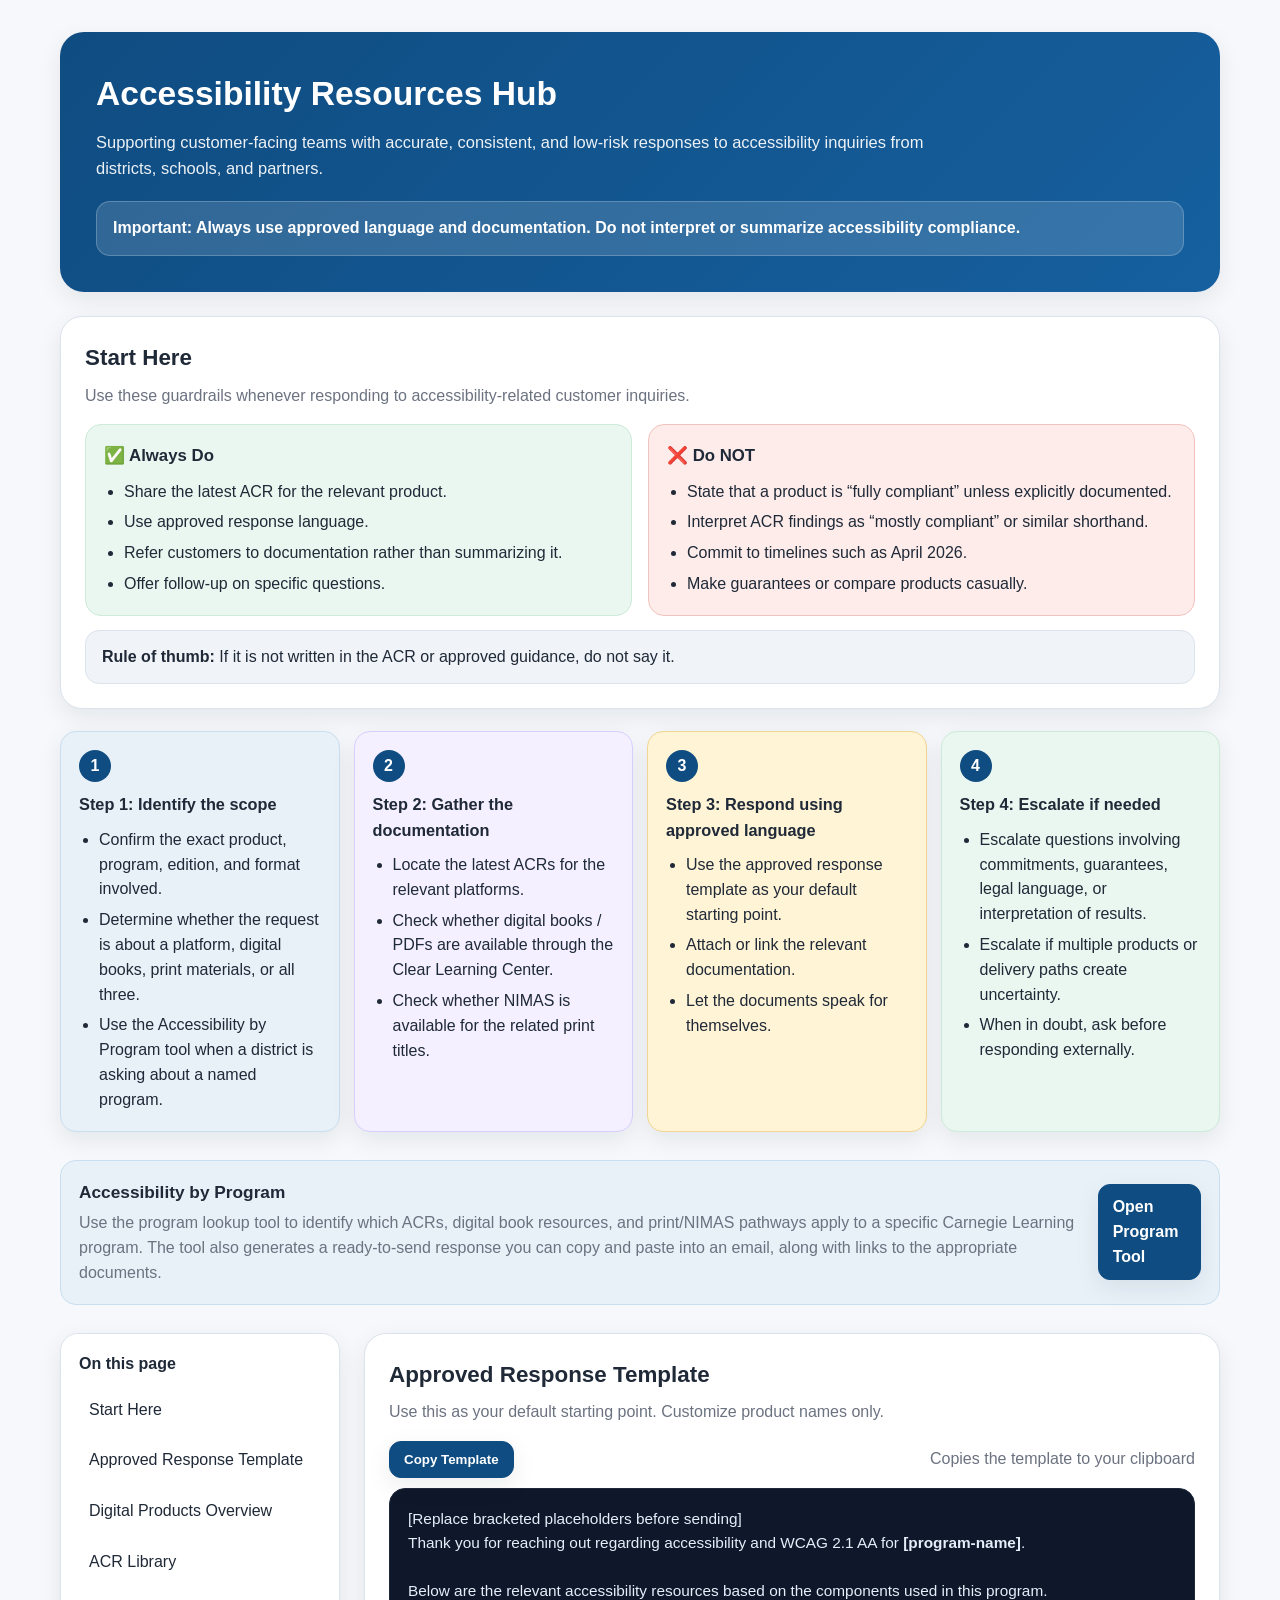
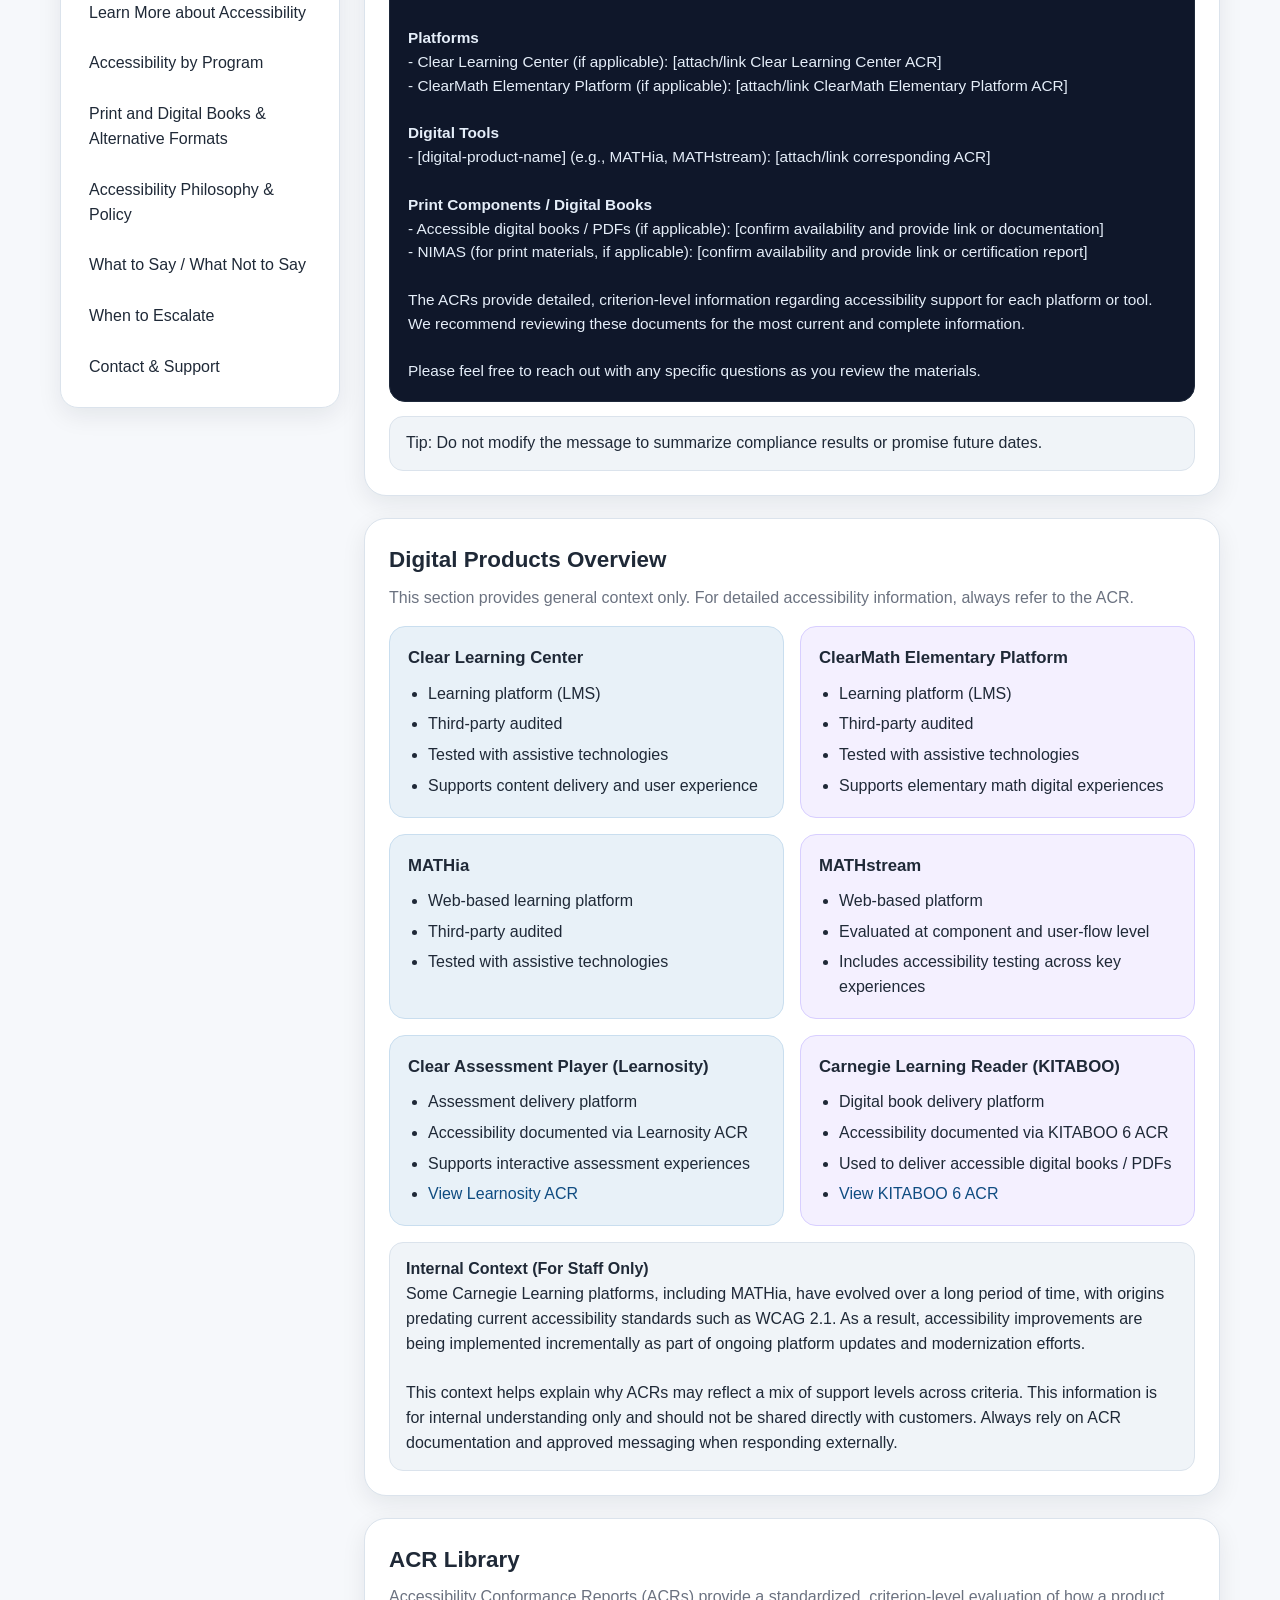
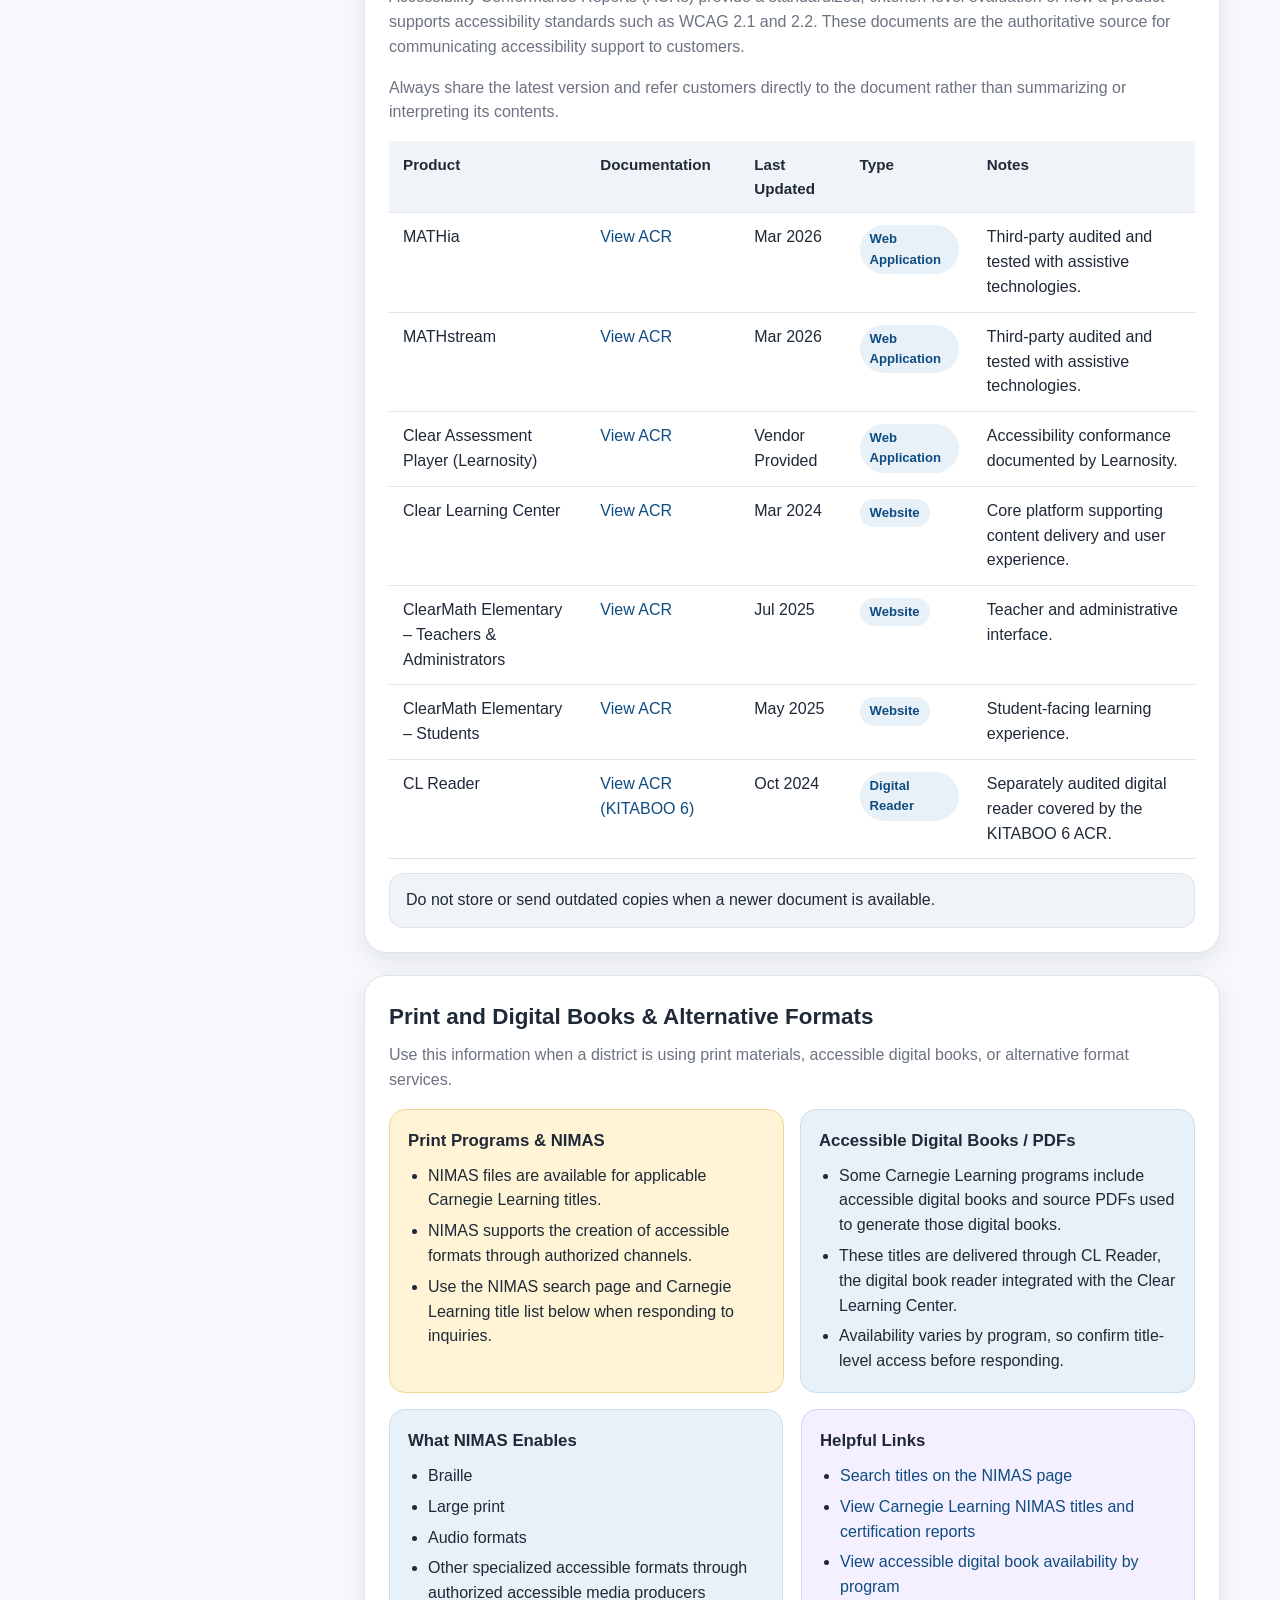
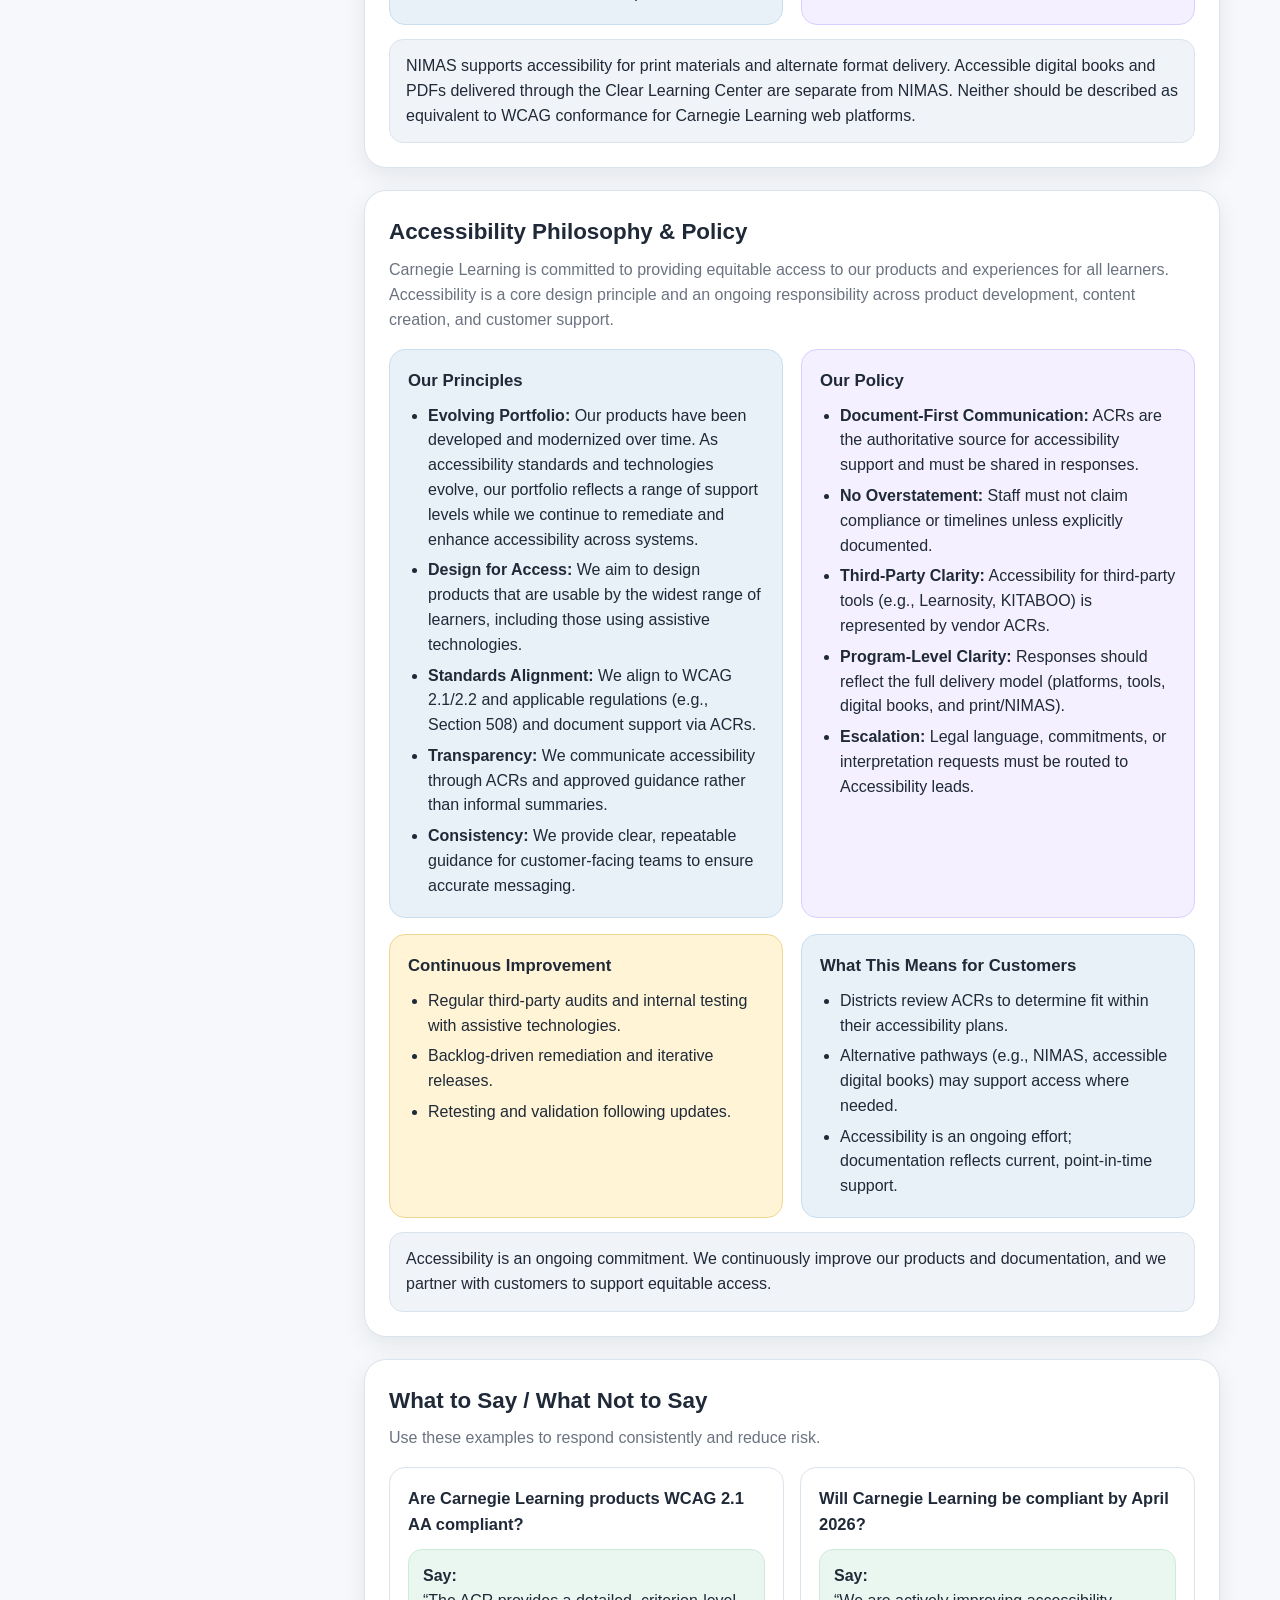
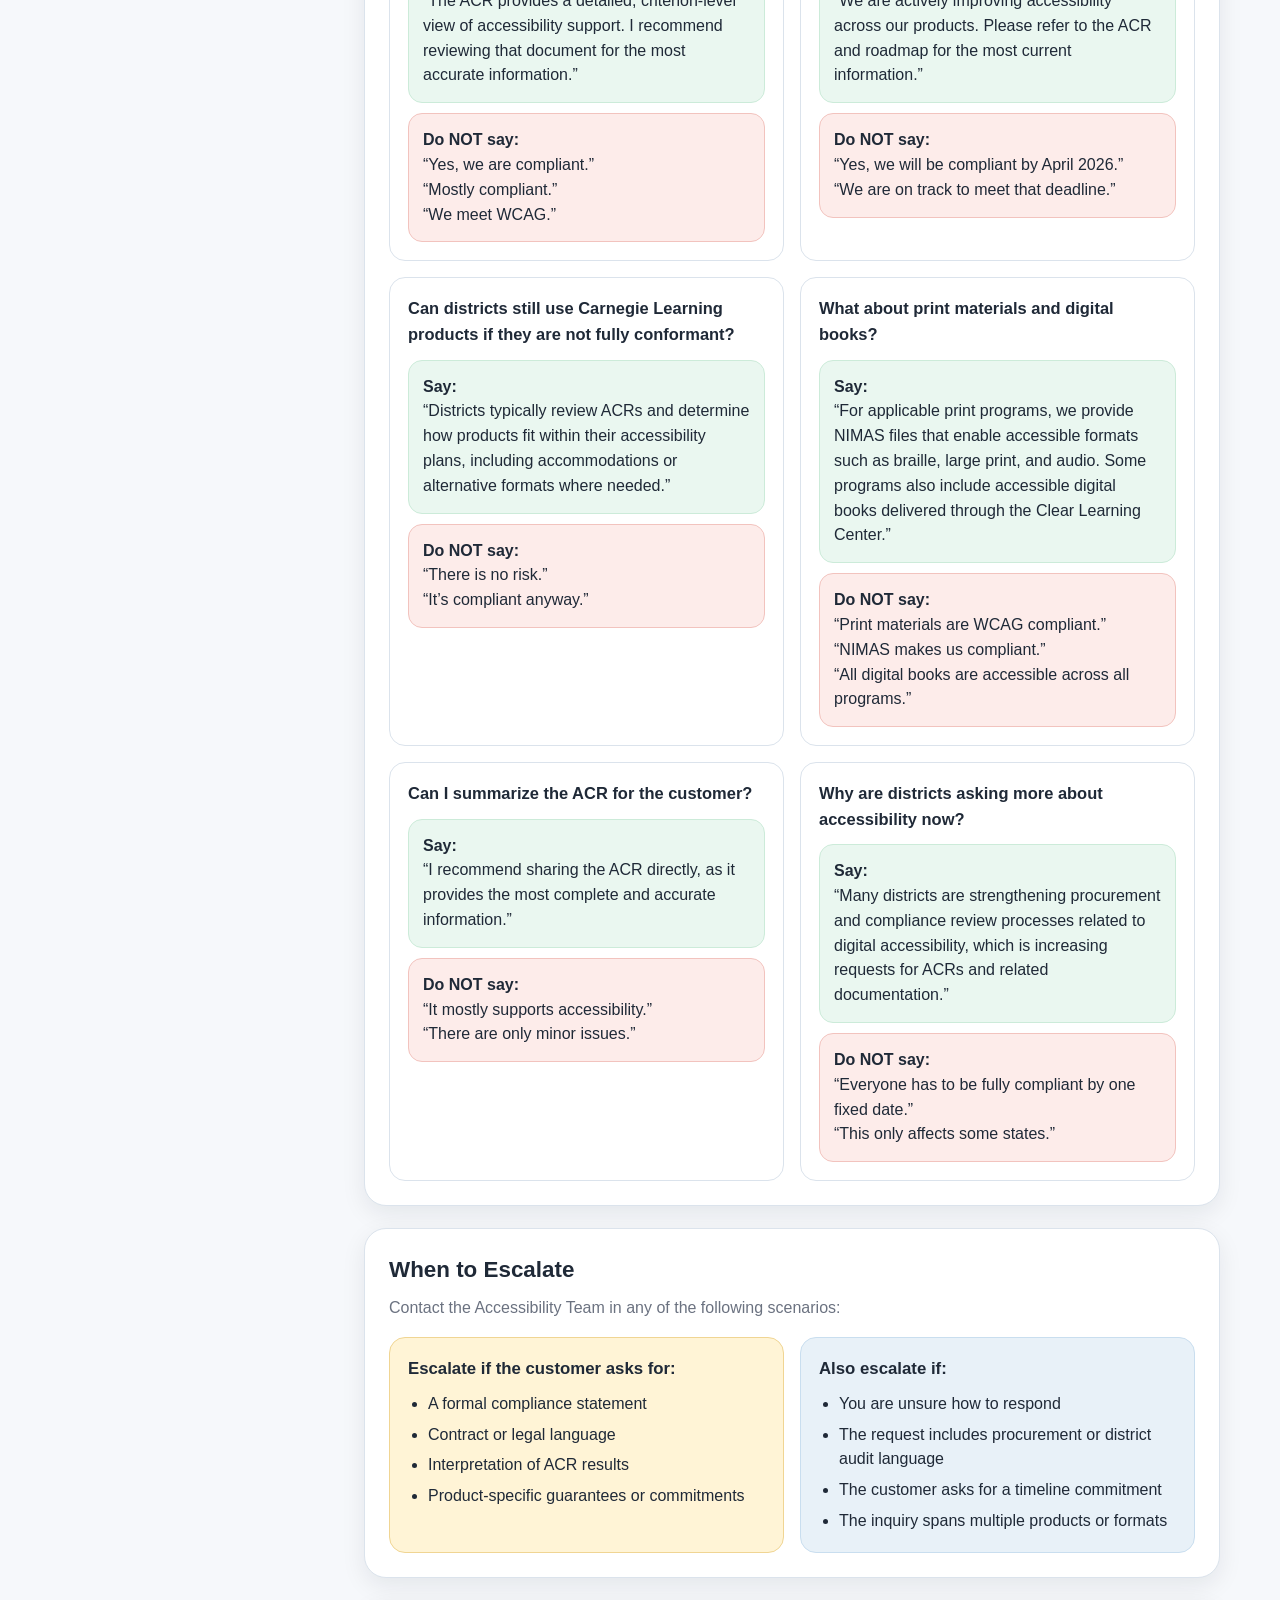
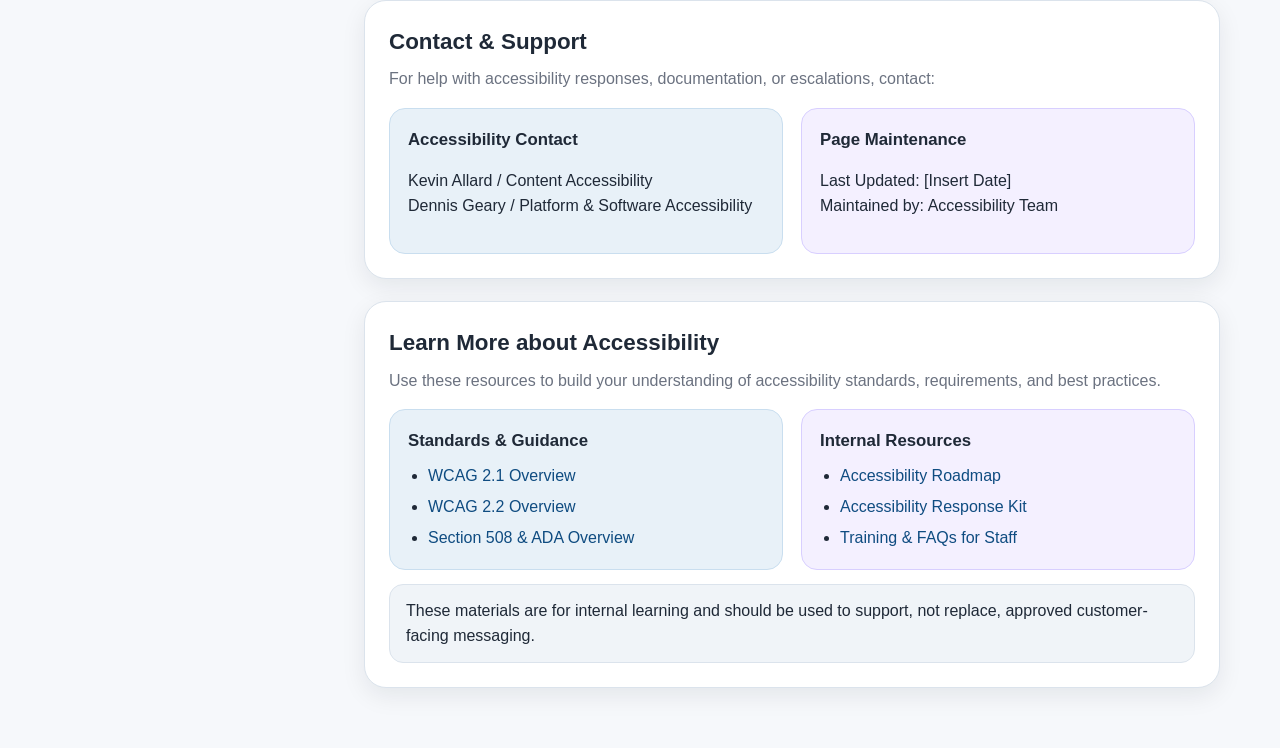
<file: accessibility-hub.html>
<!DOCTYPE html>
<html lang="en">
<head>
  <meta charset="UTF-8" />
  <meta name="viewport" content="width=device-width, initial-scale=1.0" />
  <title>Accessibility Resources Hub</title>
  <style>
    :root {
      --bg: #f6f8fb;
      --surface: #ffffff;
      --surface-2: #f0f4f8;
      --text: #1f2937;
      --muted: #6b7280;
      --border: #dbe3ec;
      --primary: #0f4c81;
      --primary-soft: #e8f1f8;
      --success: #1f7a4d;
      --success-soft: #eaf7f0;
      --warning: #9a6700;
      --warning-soft: #fff4d6;
      --danger: #b42318;
      --danger-soft: #fdecea;
      --purple: #6941c6;
      --purple-soft: #f4f0ff;
      --shadow: 0 8px 24px rgba(15, 23, 42, 0.08);
      --radius: 18px;
    }

    * { box-sizing: border-box; }
    body {
      margin: 0;
      font-family: Arial, Helvetica, sans-serif;
      background: var(--bg);
      color: var(--text);
      line-height: 1.55;
    }

    a {
      color: var(--primary);
      text-decoration: none;
    }

    a:hover { text-decoration: underline; }

    .page {
      max-width: 1200px;
      margin: 0 auto;
      padding: 32px 20px 60px;
    }

    .hero {
      background: linear-gradient(135deg, #0f4c81, #16609f);
      color: white;
      border-radius: 24px;
      padding: 36px;
      box-shadow: var(--shadow);
      margin-bottom: 24px;
    }

    .hero h1 {
      margin: 0 0 10px;
      font-size: 2.1rem;
    }

    .hero p {
      margin: 0;
      max-width: 850px;
      color: rgba(255,255,255,0.92);
      font-size: 1.03rem;
    }

    .hero .callout {
      margin-top: 20px;
      background: rgba(255,255,255,0.14);
      border: 1px solid rgba(255,255,255,0.22);
      padding: 14px 16px;
      border-radius: 14px;
      font-weight: 600;
    }

    .process-steps {
      display: grid;
      grid-template-columns: repeat(4, 1fr);
      gap: 14px;
      margin: 22px 0 28px;
    }

    .step-card {
      border-radius: 16px;
      padding: 18px;
      border: 1px solid var(--border);
      box-shadow: var(--shadow);
      min-height: 220px;
    }

    .step-number {
      display: inline-flex;
      width: 32px;
      height: 32px;
      align-items: center;
      justify-content: center;
      border-radius: 999px;
      background: var(--primary);
      color: white;
      font-weight: 700;
      margin-bottom: 10px;
    }

    .step-card h3 {
      margin: 0 0 10px;
      font-size: 1.02rem;
    }

    .step-card ul {
      margin: 0;
      padding-left: 20px;
    }

    .step-card li + li { margin-top: 6px; }

    .layout {
      display: grid;
      grid-template-columns: 280px 1fr;
      gap: 24px;
      align-items: start;
    }

    .sidebar {
      position: sticky;
      top: 20px;
      background: var(--surface);
      border: 1px solid var(--border);
      border-radius: 18px;
      padding: 18px;
      box-shadow: var(--shadow);
    }

    .sidebar h2 {
      font-size: 1rem;
      margin: 0 0 12px;
    }

    .sidebar ul {
      list-style: none;
      padding: 0;
      margin: 0;
    }

    .sidebar li + li { margin-top: 8px; }

    .sidebar a {
      display: block;
      padding: 9px 10px;
      border-radius: 10px;
      color: var(--text);
    }

    .sidebar a:hover {
      background: var(--surface-2);
      text-decoration: none;
    }

    .content {
      display: flex;
      flex-direction: column;
      gap: 22px;
    }

    .section {
      background: var(--surface);
      border: 1px solid var(--border);
      border-radius: 22px;
      padding: 24px;
      box-shadow: var(--shadow);
    }

    .section h2 {
      margin: 0 0 8px;
      font-size: 1.4rem;
    }

    .section > p.lead {
      margin-top: 0;
      color: var(--muted);
    }

    .rule-grid,
    .faq-grid,
    .product-grid,
    .print-grid {
      display: grid;
      grid-template-columns: repeat(2, 1fr);
      gap: 16px;
      margin-top: 16px;
    }

    .card {
      border-radius: 16px;
      padding: 18px;
      border: 1px solid var(--border);
      background: var(--surface);
    }

    .card h3 {
      margin: 0 0 10px;
      font-size: 1.05rem;
    }

    .card ul {
      margin: 0;
      padding-left: 20px;
    }

    .card li + li { margin-top: 6px; }

    .do { background: var(--success-soft); border-color: #ccebd9; }
    .dont { background: var(--danger-soft); border-color: #f2c3be; }
    .info { background: var(--primary-soft); border-color: #c9deef; }
    .warn { background: var(--warning-soft); border-color: #f0d593; }
    .purple { background: var(--purple-soft); border-color: #d8cfff; }

    .template {
      background: #0f172a;
      color: #e5eef9;
      border-radius: 16px;
      padding: 18px;
      overflow-x: auto;
      font-size: 0.96rem;
      border: 1px solid #1e293b;
      white-space: pre-wrap;
    }

    .table-wrap {
      overflow-x: auto;
      margin-top: 14px;
    }

    table {
      width: 100%;
      border-collapse: collapse;
      min-width: 700px;
      background: var(--surface);
    }

    th, td {
      text-align: left;
      padding: 12px 14px;
      border-bottom: 1px solid var(--border);
      vertical-align: top;
    }

    th {
      background: var(--surface-2);
      font-size: 0.95rem;
    }

    .pill {
      display: inline-block;
      padding: 4px 10px;
      border-radius: 999px;
      font-size: 0.82rem;
      font-weight: 700;
      background: var(--primary-soft);
      color: var(--primary);
    }

    .note {
      margin-top: 14px;
      padding: 14px 16px;
      border-radius: 14px;
      border: 1px solid var(--border);
      background: var(--surface-2);
      color: var(--text);
    }

    .faq-item {
      border: 1px solid var(--border);
      border-radius: 16px;
      padding: 18px;
      background: var(--surface);
    }

    .faq-item h3 {
      margin: 0 0 12px;
      font-size: 1.03rem;
    }

    .say, .not-say {
      border-radius: 14px;
      padding: 14px;
      margin-top: 10px;
    }

    .say {
      background: var(--success-soft);
      border: 1px solid #ccebd9;
    }

    .not-say {
      background: var(--danger-soft);
      border: 1px solid #f2c3be;
    }

    .two-col {
      display: grid;
      grid-template-columns: repeat(2, 1fr);
      gap: 18px;
    }

    .three-col {
      display: grid;
      grid-template-columns: repeat(3, 1fr);
      gap: 18px;
    }

    .view { display: none; }
    .view.active { display: block; }

    .toolbar {
      display: flex;
      justify-content: space-between;
      align-items: center;
      gap: 12px;
      flex-wrap: wrap;
      margin-bottom: 18px;
    }

    .button {
      display: inline-flex;
      align-items: center;
      justify-content: center;
      padding: 10px 14px;
      border-radius: 12px;
      border: 1px solid var(--border);
      background: var(--surface);
      color: var(--text);
      font-weight: 600;
      box-shadow: var(--shadow);
      cursor: pointer;
    }

    .button.primary {
      background: var(--primary);
      color: white;
      border-color: var(--primary);
    }

    .button:hover {
      text-decoration: none;
      filter: brightness(0.98);
    }

    .form-grid {
      display: grid;
      grid-template-columns: 1.2fr 1fr;
      gap: 16px;
      margin-top: 16px;
    }

    .field label {
      display: block;
      font-weight: 700;
      margin-bottom: 8px;
    }

    .field select,
    .field input {
      width: 100%;
      padding: 12px 14px;
      border-radius: 12px;
      border: 1px solid var(--border);
      background: var(--surface);
      color: var(--text);
      font-size: 0.96rem;
    }

    .result-stack {
      display: flex;
      flex-direction: column;
      gap: 16px;
      margin-top: 18px;
    }

    .tag-row {
      display: flex;
      flex-wrap: wrap;
      gap: 8px;
      margin-top: 10px;
    }

    .muted {
      color: var(--muted);
    }

    .empty-state {
      text-align: center;
      padding: 28px 18px;
      border: 1px dashed var(--border);
      border-radius: 16px;
      background: var(--surface-2);
      color: var(--muted);
    }

    .program-tool-promo {
      display: flex;
      justify-content: space-between;
      align-items: center;
      gap: 16px;
      margin: 0 0 28px;
    }

    .program-tool-promo h3 {
      font-size: 1.08rem;
    }

    .footer {
      margin-top: 26px;
      color: var(--muted);
      font-size: 0.92rem;
      text-align: center;
    }

    @media (max-width: 980px) {
      .layout,
      .process-steps,
      .rule-grid,
      .faq-grid,
      .product-grid,
      .print-grid,
      .two-col,
      .three-col,
      .form-grid {
        grid-template-columns: 1fr;
      }

      .sidebar {
        position: static;
      }

      .program-tool-promo {
        flex-direction: column;
        align-items: stretch;
      }
    }
  </style>
</head>
<body>
  <div class="page">
    <div id="hub-view" class="view active">
    <header class="hero">
      <h1>Accessibility Resources Hub</h1>
      <p>Supporting customer-facing teams with accurate, consistent, and low-risk responses to accessibility inquiries from districts, schools, and partners.</p>
      <div class="callout">Important: Always use approved language and documentation. Do not interpret or summarize accessibility compliance.</div>
    </header>

    <section class="section" id="guardrails">
      <h2>Start Here</h2>
      <p class="lead">Use these guardrails whenever responding to accessibility-related customer inquiries.</p>
      <div class="rule-grid">
        <div class="card do">
          <h3>✅ Always Do</h3>
          <ul>
            <li>Share the latest ACR for the relevant product.</li>
            <li>Use approved response language.</li>
            <li>Refer customers to documentation rather than summarizing it.</li>
            <li>Offer follow-up on specific questions.</li>
          </ul>
        </div>
        <div class="card dont">
          <h3>❌ Do NOT</h3>
          <ul>
            <li>State that a product is “fully compliant” unless explicitly documented.</li>
            <li>Interpret ACR findings as “mostly compliant” or similar shorthand.</li>
            <li>Commit to timelines such as April 2026.</li>
            <li>Make guarantees or compare products casually.</li>
          </ul>
        </div>
      </div>
      <div class="note"><strong>Rule of thumb:</strong> If it is not written in the ACR or approved guidance, do not say it.</div>
    </section>

    <section class="process-steps" aria-label="How to respond to an accessibility inquiry">
      <div class="step-card info">
        <div class="step-number">1</div>
        <h3>Step 1: Identify the scope</h3>
        <ul>
          <li>Confirm the exact product, program, edition, and format involved.</li>
          <li>Determine whether the request is about a platform, digital books, print materials, or all three.</li>
          <li>Use the Accessibility by Program tool when a district is asking about a named program.</li>
        </ul>
      </div>
      <div class="step-card purple">
        <div class="step-number">2</div>
        <h3>Step 2: Gather the documentation</h3>
        <ul>
          <li>Locate the latest ACRs for the relevant platforms.</li>
          <li>Check whether digital books / PDFs are available through the Clear Learning Center.</li>
          <li>Check whether NIMAS is available for the related print titles.</li>
        </ul>
      </div>
      <div class="step-card warn">
        <div class="step-number">3</div>
        <h3>Step 3: Respond using approved language</h3>
        <ul>
          <li>Use the approved response template as your default starting point.</li>
          <li>Attach or link the relevant documentation.</li>
          <li>Let the documents speak for themselves.</li>
        </ul>
      </div>
      <div class="step-card do">
        <div class="step-number">4</div>
        <h3>Step 4: Escalate if needed</h3>
        <ul>
          <li>Escalate questions involving commitments, guarantees, legal language, or interpretation of results.</li>
          <li>Escalate if multiple products or delivery paths create uncertainty.</li>
          <li>When in doubt, ask before responding externally.</li>
        </ul>
      </div>
    </section>

    <div class="program-tool-promo card info" id="program-tool">
      <div>
        <h3 style="margin:0 0 6px;">Accessibility by Program</h3>
        <p style="margin:0; color:var(--muted);">Use the program lookup tool to identify which ACRs, digital book resources, and print/NIMAS pathways apply to a specific Carnegie Learning program. The tool also generates a ready-to-send response you can copy and paste into an email, along with links to the appropriate documents.</p>
      </div>
      <a class="button primary" href="#program-tool-view">Open Program Tool</a>
    </div>

    <div class="layout">
      <nav class="sidebar" aria-label="Page sections">
        <h2>On this page</h2>
        <ul>
          <li><a href="#guardrails">Start Here</a></li>
          <li><a href="#template">Approved Response Template</a></li>
          <li><a href="#digital">Digital Products Overview</a></li>
          <li><a href="#documentation">ACR Library</a></li>
          <li><a href="#learn">Learn More about Accessibility</a></li>
          <li><a href="#program-tool-view">Accessibility by Program</a></li>
          <li><a href="#print">Print and Digital Books & Alternative Formats</a></li>
          <li><a href="#approach">Accessibility Philosophy & Policy</a></li>
          <li><a href="#faq">What to Say / What Not to Say</a></li>
          <li><a href="#escalate">When to Escalate</a></li>
          <li><a href="#contact">Contact & Support</a></li>
        </ul>
      </nav>

      <main class="content">

        <section class="section" id="template">
          <h2>Approved Response Template</h2>
          <p class="lead">Use this as your default starting point. Customize product names only.</p>
          <div class="toolbar" style="margin-bottom:10px;">
            <button class="button primary" id="copy-template-btn">Copy Template</button>
            <span class="muted">Copies the template to your clipboard</span>
          </div>
          <div class="template" id="template-content">[Replace bracketed placeholders before sending]
Thank you for reaching out regarding accessibility and WCAG 2.1 AA for <strong>[program-name]</strong>.

Below are the relevant accessibility resources based on the components used in this program.

<strong>Platforms</strong>
- Clear Learning Center (if applicable): [attach/link Clear Learning Center ACR]
- ClearMath Elementary Platform (if applicable): [attach/link ClearMath Elementary Platform ACR]

<strong>Digital Tools</strong>
- [digital-product-name] (e.g., MATHia, MATHstream): [attach/link corresponding ACR]

<strong>Print Components / Digital Books</strong>
- Accessible digital books / PDFs (if applicable): [confirm availability and provide link or documentation]
- NIMAS (for print materials, if applicable): [confirm availability and provide link or certification report]

The ACRs provide detailed, criterion-level information regarding accessibility support for each platform or tool. We recommend reviewing these documents for the most current and complete information.

Please feel free to reach out with any specific questions as you review the materials.</div>
          <div class="note">Tip: Do not modify the message to summarize compliance results or promise future dates.</div>
        </section>

        <section class="section" id="digital">
          <h2>Digital Products Overview</h2>
          <p class="lead">This section provides general context only. For detailed accessibility information, always refer to the ACR.</p>
          <div class="product-grid">
            <div class="card info">
              <h3>Clear Learning Center</h3>
              <ul>
                <li>Learning platform (LMS)</li>
                <li>Third-party audited</li>
                <li>Tested with assistive technologies</li>
                <li>Supports content delivery and user experience</li>
              </ul>
            </div>
            <div class="card purple">
              <h3>ClearMath Elementary Platform</h3>
              <ul>
                <li>Learning platform (LMS)</li>
                <li>Third-party audited</li>
                <li>Tested with assistive technologies</li>
                <li>Supports elementary math digital experiences</li>
              </ul>
            </div>
            <div class="card info">
              <h3>MATHia</h3>
              <ul>
                <li>Web-based learning platform</li>
                <li>Third-party audited</li>
                <li>Tested with assistive technologies</li>
              </ul>
            </div>
            <div class="card purple">
              <h3>MATHstream</h3>
              <ul>
                <li>Web-based platform</li>
                <li>Evaluated at component and user-flow level</li>
                <li>Includes accessibility testing across key experiences</li>
              </ul>
            </div>
            <div class="card info">
              <h3>Clear Assessment Player (Learnosity)</h3>
              <ul>
                <li>Assessment delivery platform</li>
                <li>Accessibility documented via Learnosity ACR</li>
                <li>Supports interactive assessment experiences</li>
                <li><a href="https://docs.google.com/spreadsheets/d/12x05acLJEGhORp3lkYWrVTBnYXzIpu8o/edit?gid=1215911950#gid=1215911950" target="_blank">View Learnosity ACR</a></li>
              </ul>
            </div>
            <div class="card purple">
              <h3>Carnegie Learning Reader (KITABOO)</h3>
              <ul>
                <li>Digital book delivery platform</li>
                <li>Accessibility documented via KITABOO 6 ACR</li>
                <li>Used to deliver accessible digital books / PDFs</li>
                <li><a href="#">View KITABOO 6 ACR</a></li>
              </ul>
            </div>
          </div>
          <div class="note warn" style="margin-top:16px;">
            <strong>Internal Context (For Staff Only)</strong><br>
            Some Carnegie Learning platforms, including MATHia, have evolved over a long period of time, with origins predating current accessibility standards such as WCAG 2.1. As a result, accessibility improvements are being implemented incrementally as part of ongoing platform updates and modernization efforts.
            <br><br>
            This context helps explain why ACRs may reflect a mix of support levels across criteria. This information is for internal understanding only and should not be shared directly with customers. Always rely on ACR documentation and approved messaging when responding externally.
          </div>
        </section>

        <section class="section" id="documentation">
          <h2>ACR Library</h2>
          <p class="lead">Accessibility Conformance Reports (ACRs) provide a standardized, criterion-level evaluation of how a product supports accessibility standards such as WCAG 2.1 and 2.2. These documents are the authoritative source for communicating accessibility support to customers.</p>
          <p class="lead">Always share the latest version and refer customers directly to the document rather than summarizing or interpreting its contents.</p>
          <div class="table-wrap">
            <table>
              <thead>
                <tr>
                  <th>Product</th>
                  <th>Documentation</th>
                  <th>Last Updated</th>
                  <th>Type</th>
                  <th>Notes</th>
                </tr>
              </thead>
              <tbody>
                <tr>
                  <td>MATHia</td>
                  <td><a href="#">View ACR</a></td>
                  <td>Mar 2026</td>
                  <td><span class="pill">Web Application</span></td>
                  <td>Third-party audited and tested with assistive technologies.</td>
                </tr>
                <tr>
                  <td>MATHstream</td>
                  <td><a href="#">View ACR</a></td>
                  <td>Mar 2026</td>
                  <td><span class="pill">Web Application</span></td>
                  <td>Third-party audited and tested with assistive technologies.</td>
                </tr>
                <tr>
                  <td>Clear Assessment Player (Learnosity)</td>
                  <td><a href="https://docs.google.com/spreadsheets/d/12x05acLJEGhORp3lkYWrVTBnYXzIpu8o/edit?gid=1215911950#gid=1215911950" target="_blank">View ACR</a></td>
                  <td>Vendor Provided</td>
                  <td><span class="pill">Web Application</span></td>
                  <td>Accessibility conformance documented by Learnosity.</td>
                </tr>
                <tr>
                  <td>Clear Learning Center</td>
                  <td><a href="#">View ACR</a></td>
                  <td>Mar 2024</td>
                  <td><span class="pill">Website</span></td>
                  <td>Core platform supporting content delivery and user experience.</td>
                </tr>
                <tr>
                  <td>ClearMath Elementary – Teachers & Administrators</td>
                  <td><a href="#">View ACR</a></td>
                  <td>Jul 2025</td>
                  <td><span class="pill">Website</span></td>
                  <td>Teacher and administrative interface.</td>
                </tr>
                <tr>
                  <td>ClearMath Elementary – Students</td>
                  <td><a href="#">View ACR</a></td>
                  <td>May 2025</td>
                  <td><span class="pill">Website</span></td>
                  <td>Student-facing learning experience.</td>
                </tr>
                <tr>
                  <td>CL Reader</td>
                  <td><a href="#">View ACR (KITABOO 6)</a></td>
                  <td>Oct 2024</td>
                  <td><span class="pill">Digital Reader</span></td>
                  <td>Separately audited digital reader covered by the KITABOO 6 ACR.</td>
                </tr>
              </tbody>
            </table>
          </div>
          <div class="note">Do not store or send outdated copies when a newer document is available.</div>
        </section>

        <section class="section" id="print">
          <h2>Print and Digital Books & Alternative Formats</h2>
          <p class="lead">Use this information when a district is using print materials, accessible digital books, or alternative format services.</p>
          <div class="print-grid">
            <div class="card warn">
              <h3>Print Programs & NIMAS</h3>
              <ul>
                <li>NIMAS files are available for applicable Carnegie Learning titles.</li>
                <li>NIMAS supports the creation of accessible formats through authorized channels.</li>
                <li>Use the NIMAS search page and Carnegie Learning title list below when responding to inquiries.</li>
              </ul>
            </div>
            <div class="card info">
              <h3>Accessible Digital Books / PDFs</h3>
              <ul>
                <li>Some Carnegie Learning programs include accessible digital books and source PDFs used to generate those digital books.</li>
                <li>These titles are delivered through CL Reader, the digital book reader integrated with the Clear Learning Center.</li>
                <li>Availability varies by program, so confirm title-level access before responding.</li>
              </ul>
            </div>
          </div>
          <div class="two-col" style="margin-top: 16px;">
            <div class="card info">
              <h3>What NIMAS Enables</h3>
              <ul>
                <li>Braille</li>
                <li>Large print</li>
                <li>Audio formats</li>
                <li>Other specialized accessible formats through authorized accessible media producers</li>
              </ul>
            </div>
            <div class="card purple">
              <h3>Helpful Links</h3>
              <ul>
                <li><a href="#">Search titles on the NIMAS page</a></li>
                <li><a href="#">View Carnegie Learning NIMAS titles and certification reports</a></li>
                <li><a href="#">View accessible digital book availability by program</a></li>
              </ul>
            </div>
          </div>
          <div class="note">NIMAS supports accessibility for print materials and alternate format delivery. Accessible digital books and PDFs delivered through the Clear Learning Center are separate from NIMAS. Neither should be described as equivalent to WCAG conformance for Carnegie Learning web platforms.</div>
        </section>

        <section class="section" id="approach">
          <h2>Accessibility Philosophy & Policy</h2>
          <p class="lead">Carnegie Learning is committed to providing equitable access to our products and experiences for all learners. Accessibility is a core design principle and an ongoing responsibility across product development, content creation, and customer support.</p>
          <div class="two-col">
            <div class="card info">
              <h3>Our Principles</h3>
              <ul>
                <li><strong>Evolving Portfolio:</strong> Our products have been developed and modernized over time. As accessibility standards and technologies evolve, our portfolio reflects a range of support levels while we continue to remediate and enhance accessibility across systems.</li>
                <li><strong>Design for Access:</strong> We aim to design products that are usable by the widest range of learners, including those using assistive technologies.</li>
                <li><strong>Standards Alignment:</strong> We align to WCAG 2.1/2.2 and applicable regulations (e.g., Section 508) and document support via ACRs.</li>
                <li><strong>Transparency:</strong> We communicate accessibility through ACRs and approved guidance rather than informal summaries.</li>
                <li><strong>Consistency:</strong> We provide clear, repeatable guidance for customer-facing teams to ensure accurate messaging.</li>
              </ul>
            </div>
            <div class="card purple">
              <h3>Our Policy</h3>
              <ul>
                <li><strong>Document-First Communication:</strong> ACRs are the authoritative source for accessibility support and must be shared in responses.</li>
                <li><strong>No Overstatement:</strong> Staff must not claim compliance or timelines unless explicitly documented.</li>
                <li><strong>Third-Party Clarity:</strong> Accessibility for third-party tools (e.g., Learnosity, KITABOO) is represented by vendor ACRs.</li>
                <li><strong>Program-Level Clarity:</strong> Responses should reflect the full delivery model (platforms, tools, digital books, and print/NIMAS).</li>
                <li><strong>Escalation:</strong> Legal language, commitments, or interpretation requests must be routed to Accessibility leads.</li>
              </ul>
            </div>
          </div>
          <div class="two-col" style="margin-top:16px;">
            <div class="card warn">
              <h3>Continuous Improvement</h3>
              <ul>
                <li>Regular third-party audits and internal testing with assistive technologies.</li>
                <li>Backlog-driven remediation and iterative releases.</li>
                <li>Retesting and validation following updates.</li>
              </ul>
            </div>
            <div class="card info">
              <h3>What This Means for Customers</h3>
              <ul>
                <li>Districts review ACRs to determine fit within their accessibility plans.</li>
                <li>Alternative pathways (e.g., NIMAS, accessible digital books) may support access where needed.</li>
                <li>Accessibility is an ongoing effort; documentation reflects current, point-in-time support.</li>
              </ul>
            </div>
          </div>
          <div class="note">Accessibility is an ongoing commitment. We continuously improve our products and documentation, and we partner with customers to support equitable access.</div>
        </section>

        <section class="section" id="faq">
          <h2>What to Say / What Not to Say</h2>
          <p class="lead">Use these examples to respond consistently and reduce risk.</p>
          <div class="faq-grid">
            <div class="faq-item">
              <h3>Are Carnegie Learning products WCAG 2.1 AA compliant?</h3>
              <div class="say"><strong>Say:</strong><br>“The ACR provides a detailed, criterion-level view of accessibility support. I recommend reviewing that document for the most accurate information.”</div>
              <div class="not-say"><strong>Do NOT say:</strong><br>“Yes, we are compliant.”<br>“Mostly compliant.”<br>“We meet WCAG.”</div>
            </div>
            <div class="faq-item">
              <h3>Will Carnegie Learning be compliant by April 2026?</h3>
              <div class="say"><strong>Say:</strong><br>“We are actively improving accessibility across our products. Please refer to the ACR and roadmap for the most current information.”</div>
              <div class="not-say"><strong>Do NOT say:</strong><br>“Yes, we will be compliant by April 2026.”<br>“We are on track to meet that deadline.”</div>
            </div>
            <div class="faq-item">
              <h3>Can districts still use Carnegie Learning products if they are not fully conformant?</h3>
              <div class="say"><strong>Say:</strong><br>“Districts typically review ACRs and determine how products fit within their accessibility plans, including accommodations or alternative formats where needed.”</div>
              <div class="not-say"><strong>Do NOT say:</strong><br>“There is no risk.”<br>“It’s compliant anyway.”</div>
            </div>
            <div class="faq-item">
              <h3>What about print materials and digital books?</h3>
              <div class="say"><strong>Say:</strong><br>“For applicable print programs, we provide NIMAS files that enable accessible formats such as braille, large print, and audio. Some programs also include accessible digital books delivered through the Clear Learning Center.”</div>
              <div class="not-say"><strong>Do NOT say:</strong><br>“Print materials are WCAG compliant.”<br>“NIMAS makes us compliant.”<br>“All digital books are accessible across all programs.”</div>
            </div>
            <div class="faq-item">
              <h3>Can I summarize the ACR for the customer?</h3>
              <div class="say"><strong>Say:</strong><br>“I recommend sharing the ACR directly, as it provides the most complete and accurate information.”</div>
              <div class="not-say"><strong>Do NOT say:</strong><br>“It mostly supports accessibility.”<br>“There are only minor issues.”</div>
            </div>
            <div class="faq-item">
              <h3>Why are districts asking more about accessibility now?</h3>
              <div class="say"><strong>Say:</strong><br>“Many districts are strengthening procurement and compliance review processes related to digital accessibility, which is increasing requests for ACRs and related documentation.”</div>
              <div class="not-say"><strong>Do NOT say:</strong><br>“Everyone has to be fully compliant by one fixed date.”<br>“This only affects some states.”</div>
            </div>
          </div>
        </section>

        <section class="section" id="escalate">
          <h2>When to Escalate</h2>
          <p class="lead">Contact the Accessibility Team in any of the following scenarios:</p>
          <div class="rule-grid">
            <div class="card warn">
              <h3>Escalate if the customer asks for:</h3>
              <ul>
                <li>A formal compliance statement</li>
                <li>Contract or legal language</li>
                <li>Interpretation of ACR results</li>
                <li>Product-specific guarantees or commitments</li>
              </ul>
            </div>
            <div class="card info">
              <h3>Also escalate if:</h3>
              <ul>
                <li>You are unsure how to respond</li>
                <li>The request includes procurement or district audit language</li>
                <li>The customer asks for a timeline commitment</li>
                <li>The inquiry spans multiple products or formats</li>
              </ul>
            </div>
          </div>
        </section>

        <section class="section" id="contact">
          <h2>Contact & Support</h2>
          <p class="lead">For help with accessibility responses, documentation, or escalations, contact:</p>
          <div class="two-col">
            <div class="card info">
              <h3>Accessibility Contact</h3>
              <p>Kevin Allard / Content Accessibility<br>Dennis Geary / Platform & Software Accessibility</p>
            </div>
            <div class="card purple">
              <h3>Page Maintenance</h3>
              <p>Last Updated: [Insert Date]<br>Maintained by: Accessibility Team</p>
            </div>
          </div>
        </section>

        <section class="section" id="learn">
          <h2>Learn More about Accessibility</h2>
          <p class="lead">Use these resources to build your understanding of accessibility standards, requirements, and best practices.</p>
          <div class="two-col">
            <div class="card info">
              <h3>Standards & Guidance</h3>
              <ul>
                <li><a href="#">WCAG 2.1 Overview</a></li>
                <li><a href="#">WCAG 2.2 Overview</a></li>
                <li><a href="#">Section 508 & ADA Overview</a></li>
              </ul>
            </div>
            <div class="card purple">
              <h3>Internal Resources</h3>
              <ul>
                <li><a href="#">Accessibility Roadmap</a></li>
                <li><a href="#">Accessibility Response Kit</a></li>
                <li><a href="#">Training & FAQs for Staff</a></li>
              </ul>
            </div>
          </div>
          <div class="note">These materials are for internal learning and should be used to support, not replace, approved customer-facing messaging.</div>
        </section>

      </main>
    </div>

    <div id="program-view" class="view">
    <header class="hero">
      <h1>Accessibility by Program</h1>
      <p>Select a Carnegie Learning program to generate a consolidated, program-level set of accessibility resources and a draft email response. This tool is designed to help you quickly gather the correct ACRs and supporting materials and produce approved, consistent messaging.</p>
      <div class="callout">Important: This tool is for internal guidance only. Always verify the latest documents before sharing them externally. The generated email text should not be modified to interpret or summarize compliance.</div>
    </header>

    <div class="toolbar">
      <a class="button" href="#guardrails">← Back to Accessibility Resources Hub</a>
      <span class="muted">Prototype view — visual mockup only</span>
    </div>

    <section class="section">
      <h2>Program Lookup</h2>
      <p class="lead">This prototype shows how the tool could gather relevant accessibility documentation and generate a response draft for staff to copy into an email.</p>
      <div class="form-grid">
        <div class="field">
          <label for="program-select-mock">Select a program</label>
          <select id="program-select-mock" disabled>
            <option>¡Qué Chévere! 3rd Edition</option>
            <option>MATHbook 4th Edition</option>
            <option>ClearMath Elementary</option>
          </select>
        </div>
        <div class="field">
          <label for="program-search-mock">Quick search</label>
          <input id="program-search-mock" type="text" placeholder="Type a program name to filter" disabled />
        </div>
      </div>

      <div class="result-stack">
        <div class="card info">
          <h3>MATHbook 4th Edition</h3>
          <p class="muted">Example program summary showing how the tool can assemble the full set of relevant accessibility resources for a specific Carnegie Learning program.</p>
          <div class="tag-row">
            <span class="pill">Program Overview</span>
            <span class="pill">Generated Draft</span>
          </div>
        </div>

        <div class="card">
          <div class="toolbar">
            <h3 style="margin:0;">Generated Email Response</h3>
            <button class="button primary" type="button" disabled>Copy Email</button>
          </div>
          <div class="template">Thank you for reaching out regarding accessibility and WCAG 2.1 AA for [program-name].

Below are the relevant accessibility resources based on the components used in this program.

Platforms
- Clear Learning Center: [link to ACR if applicable]
- ClearMath Elementary Platform: [link to ACR if applicable]

Digital Tools
- MATHia: [link to ACR if applicable]
- MATHstream: [link to ACR if applicable]
- Clear Assessment Player (Learnosity): [link to vendor ACR if applicable]
- Carnegie Learning Reader (KITABOO): [link to reader ACR if applicable]

Print Components / Digital Books
- Accessible digital books / PDFs: [availability by title]
- NIMAS: [availability and certification report if applicable]

The ACRs provide detailed, criterion-level information regarding accessibility support for each platform or tool. We recommend reviewing these documents for the most current and complete information.

Please feel free to reach out with any specific questions as you review the materials.</div>
        </div>

        <div class="three-col">
          <div class="card info">
            <h3>Relevant Platform Documentation</h3>
            <ul>
              <li>Clear Learning Center ACR</li>
              <li>ClearMath Elementary Student ACR</li>
              <li>ClearMath Elementary Teacher/Admin ACR</li>
            </ul>
          </div>
          <div class="card purple">
            <h3>Digital Tools / Readers</h3>
            <ul>
              <li>MATHia ACR</li>
              <li>MATHstream ACR</li>
              <li>Learnosity ACR</li>
              <li>KITABOO 6 ACR</li>
            </ul>
          </div>
          <div class="card warn">
            <h3>Print / NIMAS / Alternate Formats</h3>
            <ul>
              <li>NIMAS title availability</li>
              <li>NIMAS certification report</li>
              <li>Accessible digital book / PDF availability by program</li>
            </ul>
          </div>
        </div>

        <div class="note"><strong>Prototype Note:</strong> This view is a visual concept only. It demonstrates that the tool can both gather the relevant compliance documents and prepare reusable response text for staff.</div>
      </div>
    </section>

    <div class="footer">Consistency matters. Use this page to ensure accurate, aligned responses across Carnegie Learning.</div>
  </div>

  <script>
  const views = {
    hub: document.getElementById('hub-view'),
    program: document.getElementById('program-view')
  };

  function showView(name) {
    Object.values(views).forEach(v => v.classList.remove('active'));
    views[name].classList.add('active');
    window.scrollTo({ top: 0, behavior: 'auto' });
  }

  function routeFromHash() {
    const hash = window.location.hash;
    if (hash === '#program-tool-view') {
      showView('program');
    } else {
      showView('hub');
      if (hash && hash !== '#hub') {
        const target = document.querySelector(hash);
        if (target) {
          setTimeout(() => target.scrollIntoView({ behavior: 'smooth', block: 'start' }), 0);
        }
      }
    }
  }

  window.addEventListener('hashchange', routeFromHash);
  routeFromHash();

  const copyTemplateBtn = document.getElementById('copy-template-btn');
  if (copyTemplateBtn) {
    copyTemplateBtn.addEventListener('click', () => {
      const el = document.getElementById('template-content');
      if (!el) return;
      const text = el.innerText;
      navigator.clipboard.writeText(text).then(() => {
        const original = copyTemplateBtn.textContent;
        copyTemplateBtn.textContent = 'Copied!';
        setTimeout(() => { copyTemplateBtn.textContent = original; }, 1500);
      }).catch(() => {
        alert('Unable to copy. Please select and copy manually.');
      });
    });
  }
</script>
</body>
</html>
</file>
